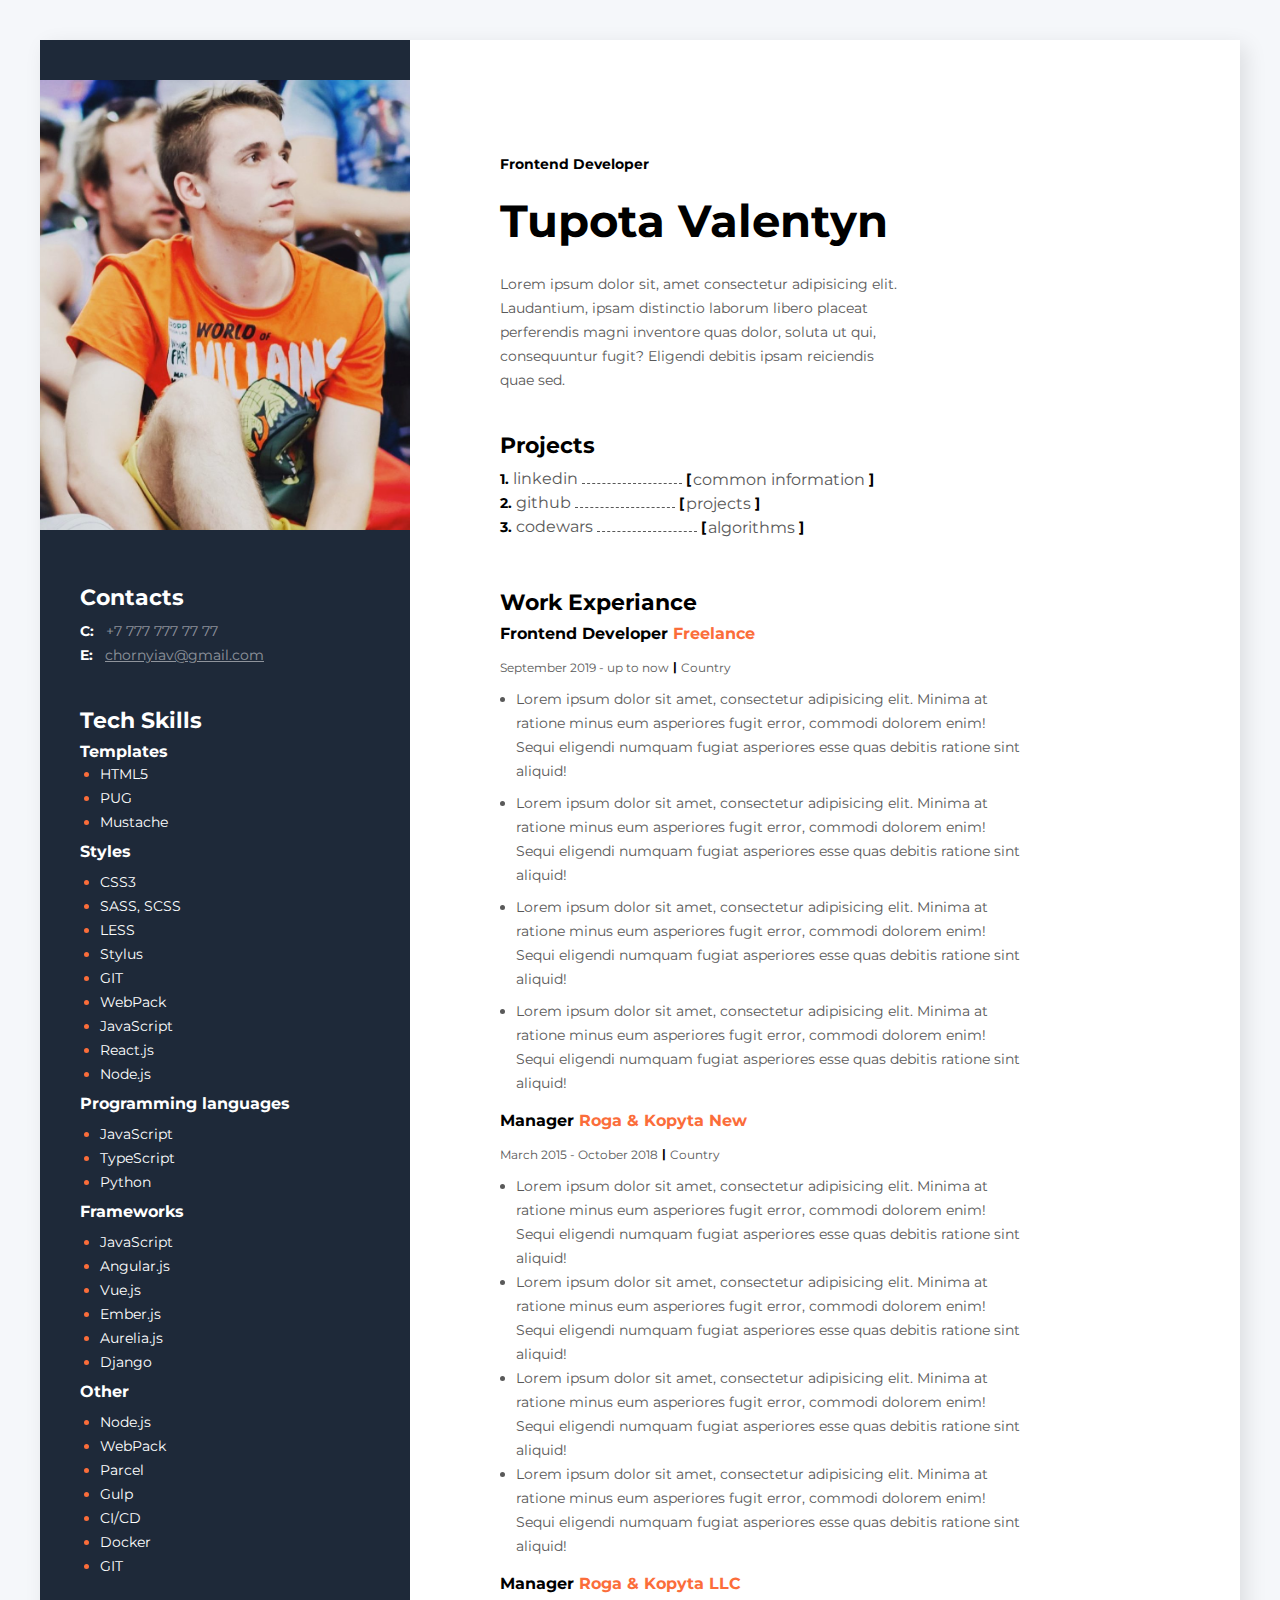
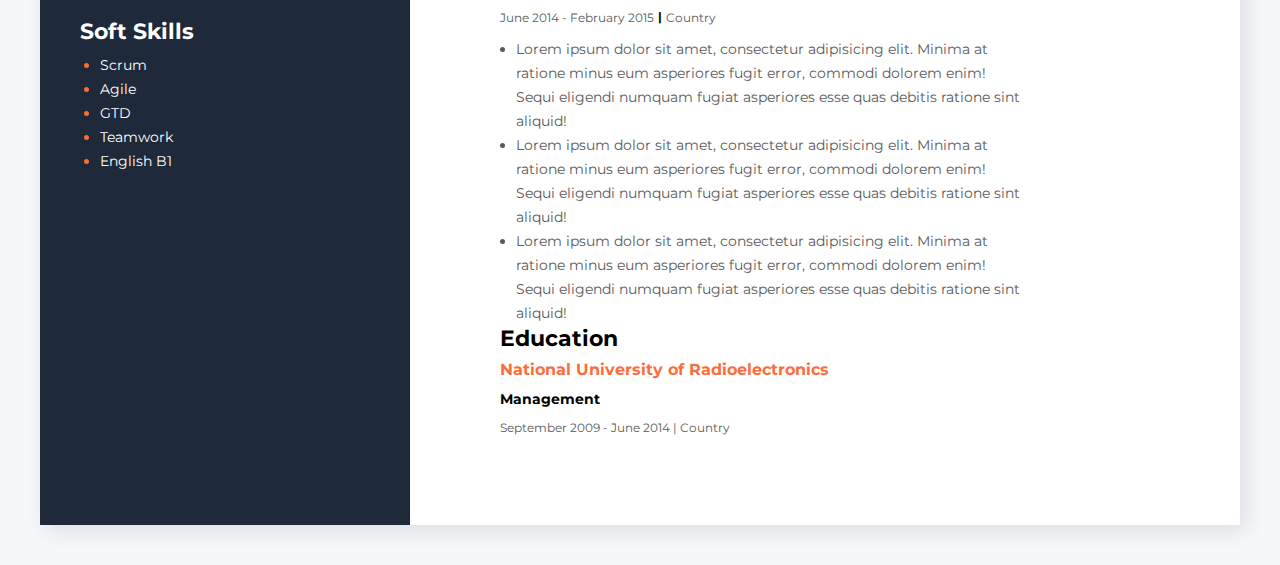
<file: hw2/index.html>
<!DOCTYPE html>
<html lang="en">
<head>
  <meta charset="UTF-8">
  <meta http-equiv="X-UA-Compatible" content="IE=edge">
  <meta name="viewport" content="width=device-width, initial-scale=1.0">
  <title>My CV</title>

  <link rel="shortcut icon" href="img/favicon-16x16.png">

  <link rel="preconnect" href="https://fonts.googleapis.com">
  <link rel="preconnect" href="https://fonts.gstatic.com" crossorigin>
  <link href="https://fonts.googleapis.com/css2?family=Montserrat:wght@400;700&display=swap" rel="stylesheet">
  <link rel="stylesheet" href="css/styles.css">

  <meta property="og:image"
        content="https://instagram.fkbp1-1.fna.fbcdn.net/v/t51.2885-19/s150x150/269951127_603684084062091_5162547536950844806_n.jpg?_nc_ht=instagram.fkbp1-1.fna.fbcdn.net&_nc_cat=103&_nc_ohc=x3oKAEBb17cAX-6ifXY&edm=ALbqBD0BAAAA&ccb=7-4&oh=00_AT_vQk_WZ6JEnWY2nOKU3xyu_9WR7RCqCVJOT70kPHkgtw&oe=61F4287F&_nc_sid=9a90d6"/>
  <meta name="">
  <meta content="🔥 Tupota Valentyn Personal CV 🔥" name="description">
  <meta name="author" content="Tupota Valentyn">
  <meta name="keywords" content="CV, Tupota Valentyn">

</head>
<body>
<section class="container">
  <aside class="flex-column">
    <picture>
      <source srcset="img/avatar.jpg"/>
      <img src="img/avatar.jpg" alt="avatar" width="370" height="450"/>
    </picture>

    <div class="aside__container flex-column">
      <div class="bottom-gap--40">
        <div>
          <h3 class="white">Contacts</h3>

          <div><span class="link__label white">C:</span> <a href="tel:+77777777777" class="link link--nounderline">+7
            777 777 77 77</a></div>
          <div><span class="link__label white">E:</span> <a href="mailto:chornyiav@gmail.com" class="link">chornyiav@gmail.com</a>
          </div>
        </div>
      </div>

      <div class="bottom-gap--40">
        <h3 class="white">Tech Skills</h3>
        <h4 class="white">Templates</h4>
        <ul class="aside__list bottom-gap--8">
          <li class="body1 white">HTML5</li>
          <li class="body1 white">PUG</li>
          <li class="body1 white">Mustache</li>
        </ul>

        <h4 class="white bottom-gap--8">Styles</h4>
        <ul class="aside__list bottom-gap--8">
          <li class="body1 white">CSS3</li>
          <li class="body1 white">SASS, SCSS</li>
          <li class="body1 white">LESS</li>
          <li class="body1 white">Stylus</li>

          <li class="body1 white">GIT</li>
          <li class="body1 white">WebPack</li>
          <li class="body1 white">JavaScript</li>
          <li class="body1 white">React.js</li>
          <li class="body1 white">Node.js</li>
        </ul>

        <h4 class="white bottom-gap--8">Programming languages</h4>
        <ul class="aside__list bottom-gap--8">
          <li class="body1 white">JavaScript</li>
          <li class="body1 white">TypeScript</li>
          <li class="body1 white">Python</li>
        </ul>

        <h4 class="white bottom-gap--8">Frameworks</h4>
        <ul class="aside__list bottom-gap--8">
          <li class="body1 white">JavaScript</li>
          <li class="body1 white">Angular.js</li>
          <li class="body1 white">Vue.js</li>
          <li class="body1 white">Ember.js</li>
          <li class="body1 white">Aurelia.js</li>
          <li class="body1 white">Django</li>
        </ul>

        <h4 class="white bottom-gap--8">Other</h4>
        <ul class="aside__list">
          <li class="body1 white">Node.js</li>
          <li class="body1 white">WebPack</li>
          <li class="body1 white">Parcel</li>
          <li class="body1 white">Gulp</li>
          <li class="body1 white">CI/CD</li>
          <li class="body1 white">Docker</li>
          <li class="body1 white">GIT</li>

        </ul>

      </div>

      <div>
        <h3 class="white">Soft Skills</h3>
        <ul class="aside__list">
          <li class="body1 white">Scrum</li>
          <li class="body1 white">Agile</li>
          <li class="body1 white">GTD</li>
          <li class="body1 white">Teamwork</li>
          <li class="body1 white">English B1</li>
        </ul>
      </div>
    </div>

  </aside>

  <main class="main flex-column">
    <header class="flex-column bottom-gap--40 main-heading">
      <h2 class="main-title">Frontend Developer</h2>
      <h1 class="main-name">Tupota Valentyn</h1>

      <p class="body1 text">Lorem ipsum dolor sit, amet consectetur adipisicing elit. Laudantium, ipsam distinctio
        laborum libero placeat perferendis magni inventore quas dolor, soluta ut qui, consequuntur fugit? Eligendi
        debitis ipsam reiciendis quae sed.</p>
    </header>

    <section class="flex-column">
      <!-- My projects -->
      <section class="flex-column projects">
        <h3 class="bottom-gap--8">Projects</h3>

        <ol class="projects__list">
          <li class="text projects__list-item">
            <a href="https://www.linkedin.com/in/tupota-valik/" class="text link--nounderline">linkedin</a>
            <span class="underline-dashed text"></span>
            <span class="text--brackets text">common information</span>
          </li>
          <li class="text projects__list-item">
            <a href="https://github.com/TupotaValentyn" class="text link--nounderline">github</a>
            <span class="underline-dashed text"> </span>
            <span class="text--brackets">projects</span>
          </li>
          <li class="text projects__list-item">
            <a href="https://www.codewars.com/users/Skrrrrra" class="text link--nounderline">codewars</a>
            <span class="underline-dashed text"></span>
            <span class="text--brackets">algorithms</span>
          </li>

        </ol>
      </section>


      <!-- My work experiance -->

      <section class="flex-column">
        <h3>Work Experiance</h3>

        <!-- Company 3 -->

        <section class="work__section">
          <h4 class="work__heading--gap">Frontend Developer <span class="accent-color">Freelance</span></h4>
          <p class="text-grey text-caption bottom-gap--8 work__time">
            <time>September 2019 - up to now</time>
            <span class="text-separator">|</span> Country
          </p>

          <ul class="work__list flex-column">
            <li class="text work__list-item body1">Lorem ipsum dolor sit amet, consectetur adipisicing elit. Minima at
              ratione minus eum asperiores fugit error, commodi dolorem enim! Sequi eligendi numquam fugiat asperiores
              esse quas debitis ratione sint aliquid!
            </li>
            <li class="text work__list-item body1">Lorem ipsum dolor sit amet, consectetur adipisicing elit. Minima at
              ratione minus eum asperiores fugit error, commodi dolorem enim! Sequi eligendi numquam fugiat asperiores
              esse quas debitis ratione sint aliquid!
            </li>
            <li class="text work__list-item body1">Lorem ipsum dolor sit amet, consectetur adipisicing elit. Minima at
              ratione minus eum asperiores fugit error, commodi dolorem enim! Sequi eligendi numquam fugiat asperiores
              esse quas debitis ratione sint aliquid!
            </li>
            <li class="text work__list-item body1">Lorem ipsum dolor sit amet, consectetur adipisicing elit. Minima at
              ratione minus eum asperiores fugit error, commodi dolorem enim! Sequi eligendi numquam fugiat asperiores
              esse quas debitis ratione sint aliquid!
            </li>
          </ul>
        </section>


        <section class="work__section">
          <h4 class="work__heading--gap">Manager <span class="accent-color">Roga & Kopyta New</span></h4>
          <p class="text-grey text-caption bottom-gap--8 work__time">
            <time>March 2015 - October 2018</time>
            <span class="text-separator">|</span>Country
          </p>

          <ul class="work__list">
            <li class="text work__list-item body1">Lorem ipsum dolor sit amet, consectetur adipisicing elit. Minima at
              ratione minus eum asperiores fugit error, commodi dolorem enim! Sequi eligendi numquam fugiat asperiores
              esse quas debitis ratione sint aliquid!
            </li>
            <li class="text work__list-item body1">Lorem ipsum dolor sit amet, consectetur adipisicing elit. Minima at
              ratione minus eum asperiores fugit error, commodi dolorem enim! Sequi eligendi numquam fugiat asperiores
              esse quas debitis ratione sint aliquid!
            </li>
            <li class="text work__list-item body1">Lorem ipsum dolor sit amet, consectetur adipisicing elit. Minima at
              ratione minus eum asperiores fugit error, commodi dolorem enim! Sequi eligendi numquam fugiat asperiores
              esse quas debitis ratione sint aliquid!
            </li>
            <li class="text work__list-item body1">Lorem ipsum dolor sit amet, consectetur adipisicing elit. Minima at
              ratione minus eum asperiores fugit error, commodi dolorem enim! Sequi eligendi numquam fugiat asperiores
              esse quas debitis ratione sint aliquid!
            </li>
          </ul>

        </section>

        <section>
          <h4 class="work__heading--gap">Manager <span class="accent-color">Roga & Kopyta LLC </span></h4>
          <p class="text-grey text-caption bottom-gap--8 work__time">
            <time>June 2014 - February 2015</time>
            <span class="text-separator">|</span> Country
          </p>

          <ul class="work__list">
            <li class="text work__list-item body1">Lorem ipsum dolor sit amet, consectetur adipisicing elit. Minima at
              ratione minus eum asperiores fugit error, commodi dolorem enim! Sequi eligendi numquam fugiat asperiores
              esse quas debitis ratione sint aliquid!
            </li>
            <li class="text work__list-item body1">Lorem ipsum dolor sit amet, consectetur adipisicing elit. Minima at
              ratione minus eum asperiores fugit error, commodi dolorem enim! Sequi eligendi numquam fugiat asperiores
              esse quas debitis ratione sint aliquid!
            </li>
            <li class="text work__list-item body1">Lorem ipsum dolor sit amet, consectetur adipisicing elit. Minima at
              ratione minus eum asperiores fugit error, commodi dolorem enim! Sequi eligendi numquam fugiat asperiores
              esse quas debitis ratione sint aliquid!
            </li>
          </ul>

        </section>

      </section>

      <section>
        <h3>Education</h3>
        <h4 class="accent-color work__heading--gap">National University of Radioelectronics</h4>
        <h5 class="educatuin__subtitle">Management</h5>
        <p class="text-grey text-caption">
          <time>September 2009 - June 2014</time>
          | Country
        </p>
      </section>
    </section>
  </main>
</section>
</body>
</html>
</file>
<file: hw2/css/styles.css>
/* RESET START */
*, ::after, ::before {
  box-sizing: border-box;
  margin: 0;
  padding: 0;
}

html {
  font-family: 'Montserrat', sans-serif;
}

body {
  background: #f5f7fa;
}

html, body {
  margin: 0;
  padding: 0;
}
/* RESET END */


body {
  display: flex;
  justify-content: center;
  padding: 40px;
}

.container {
  height: 100%;
  display: flex;
  max-width: 1280px;
  background: white;
  box-shadow: 6px 6px 20px rgba(0, 0, 0, 0.1);
}

/* ASIDE START */

img {
  object-fit: cover;
}

.flex-column {
  display: flex;
  flex-direction: column;
}

aside {
  background: #1E2939;
  padding-top: 40px;
}

.aside__container {
  padding: 50px 40px 0;
}

.aside__list {
  padding: 0 0 0 20px;
}

.aside__list > li::marker {
  font-size: 14px;
  color: #FB6D3A;
}

/* ASIDE END */

/* COMMON START */

.white {
  color: white;
}

h1 {
  font: normal bold 45px/55px 'Montserrat';
}

h2 {
  font: normal bold 14px/17px 'Montserrat';
}

h3 {
  font: normal bold 22px/27px 'Montserrat';
  margin-bottom: 8px;
}

h4 {
  font: normal bold 16px/20px 'Montserrat';
}

h5 {
  font: normal bold 14px/17px 'Montserrat';
}

.body1 {
  font: normal normal 14px/24px 'Montserrat';
}

.text {
  color: #595959;
}

.link {
  font: normal normal 14px/24px 'Montserrat';
  color:rgba(255, 255, 255, .5);
}

.link__label {
  margin-right: 8px;
  font: normal bold 14px/24px 'Montserrat';
}

.link--nounderline {
  text-decoration: none;
}

.accent-color {
  color: #FB6D3A;
}

.text-grey {
  color: #595959;
}

.bottom-gap--40 {
  margin-bottom: 40px;
}

.bottom-gap--8 {
  margin-bottom: 8px;
}

.text-caption {
  font: normal normal 12px/15px 'Montserrat'
}

/* COMMON END */

/* MAIN START */

.main {
  padding: 116px 220px 90px 90px;
}

.main-heading {
  max-width: 400px;
}

.main-title {
  margin-bottom: 20px;
}

.main-name {
  margin-bottom: 24px;
}

.projects {
  margin-bottom: 50px;
}

.projects__list {
  counter-reset: projects;
  list-style: none;
}

.underline-dashed {
  width: 100px;
  display: inline-block; 
  border-bottom: 1px dashed;
}

.text--brackets {
  display: inline-flex;
  align-items: center;
}

.text--brackets::before, .text--brackets::after {
  font: normal bold 14px/24px 'Montserrat';
  color: black;
  display: flex;
}

.text--brackets::before {
  content: '[';
  margin-right: 2px;
}

.text--brackets::after {
  content: ']';
  margin-left : 4px;
}

.work__time {
  display: flex;
  align-items: center;
}

.text-separator {
  display: inline-flex;
  margin: 0 4px;
  color: black;
  font: normal bold 12px/24px 'Montserrat';
}

.projects__list-item::before {
  counter-increment: projects;
  content: counter(projects) ".";
  font: normal bold 14px/24px 'Montserrat';
  color: black;
}

.work__section {
  margin-bottom: 16px;
}

.work__heading--gap {
  margin-bottom: 11px;
}

.work__list {
  padding-left: 16px;
  gap: 8px;
}

.work__list-item::marker {
  font-size: 14px;
  color: #595959;
}

.educatuin__subtitle {
  margin-bottom: 12px;
}

@media screen and (max-width: 580px) {
  body {
    min-width: 320px;
    padding: 0;
  }

  picture {
    display: flex;
    justify-content: center;
  }

  img {
    width: 320px
  }
  aside {
    padding-bottom: 16px;
  }

  .container {
    display: flex;
    flex-direction: column;
  }

  .main {
    padding: 32px 16px;
  }
}
</file>
